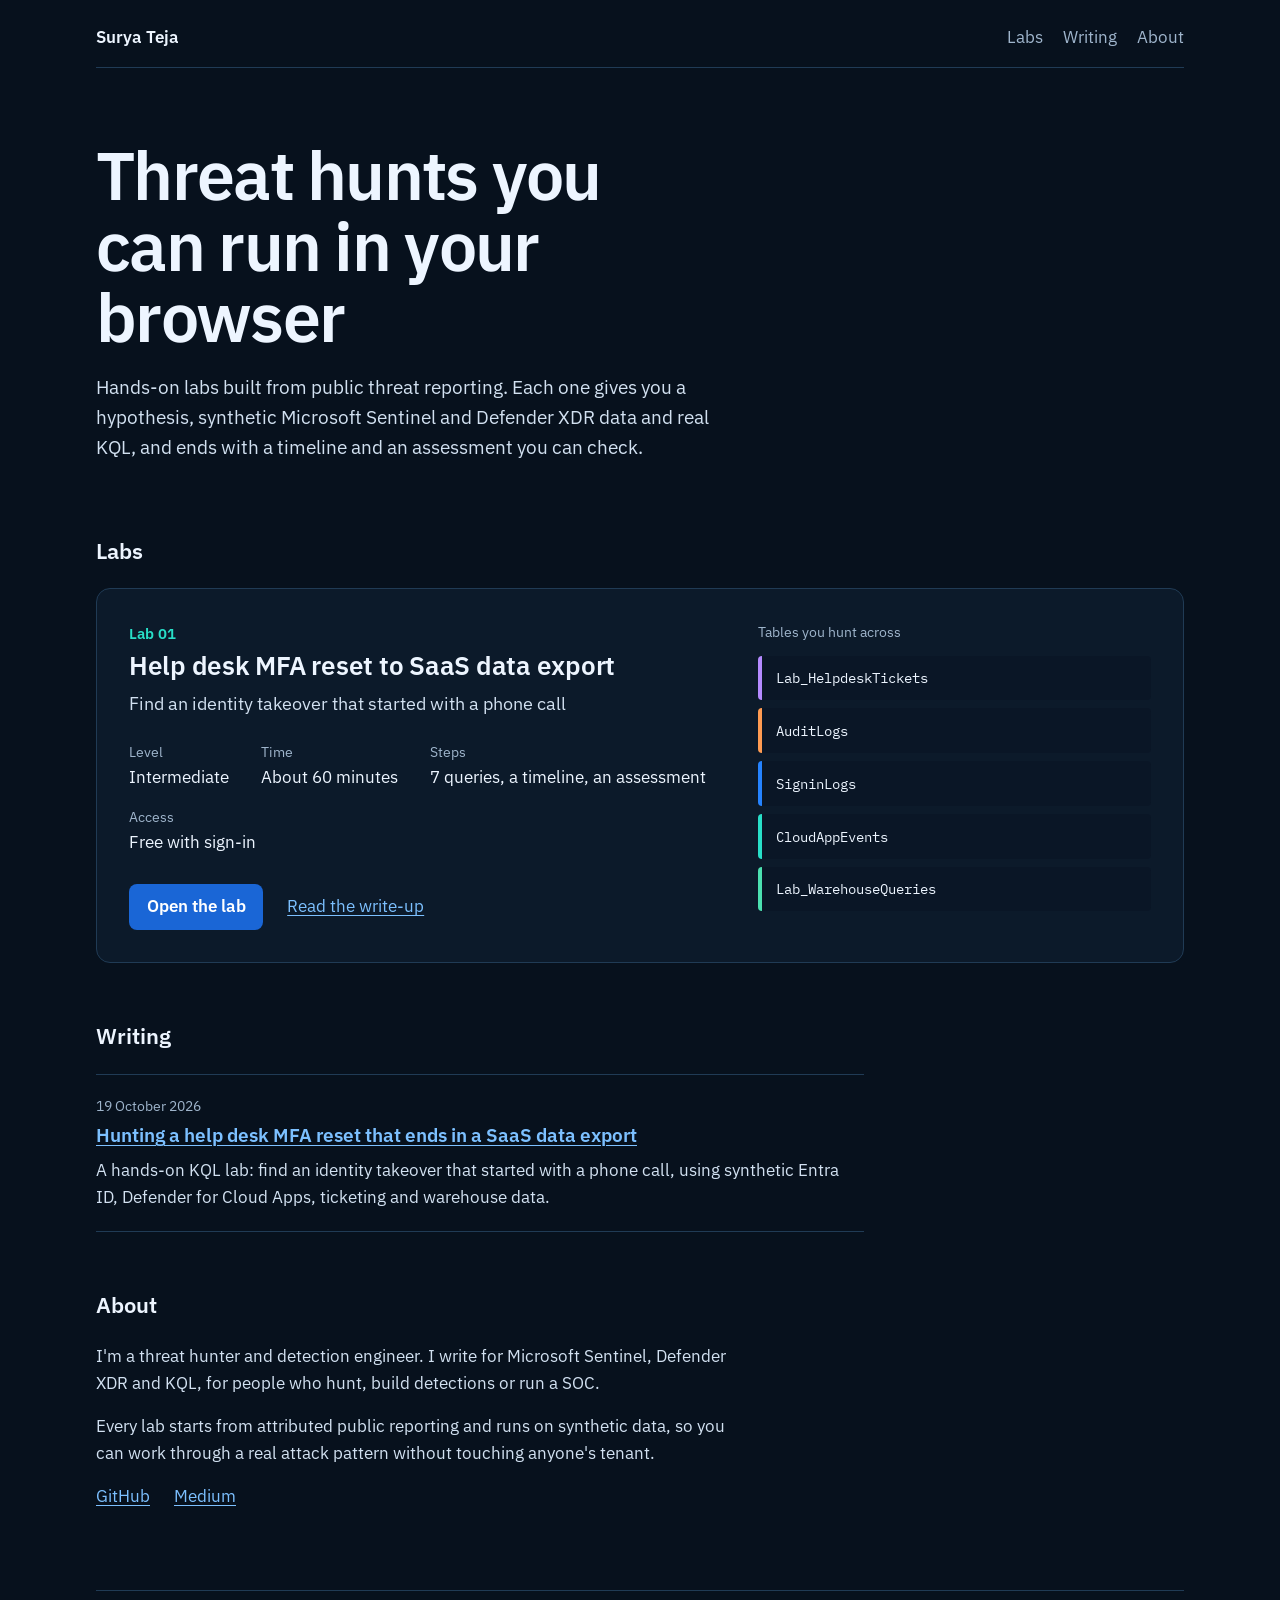
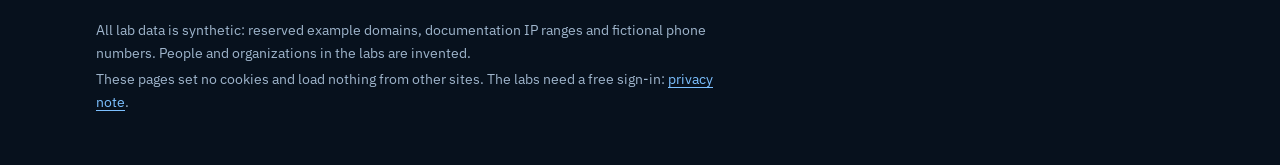
<file: index.html>
<!doctype html>
<html lang="en">
<head>
<meta charset="utf-8">
<meta http-equiv="Content-Security-Policy" content="default-src 'none'; style-src 'self'; font-src 'self'; img-src 'self' data:; base-uri 'none'; form-action 'none'">
<meta name="viewport" content="width=device-width, initial-scale=1">
<meta name="color-scheme" content="dark">
<title>Surya Teja: threat-hunting labs</title>
<meta name="description" content="Hands-on labs built from public threat reporting. Each one gives you a hypothesis, synthetic Microsoft Sentinel and Defender XDR data and real KQL, and ends with a timeline and an assessment you can check.">
<link rel="canonical" href="https://suryatejakaniki.github.io/">
<meta property="og:type" content="website">
<meta property="og:title" content="Surya Teja: threat-hunting labs">
<meta property="og:description" content="Hands-on labs built from public threat reporting. Each one gives you a hypothesis, synthetic Microsoft Sentinel and Defender XDR data and real KQL, and ends with a timeline and an assessment you can check.">
<meta property="og:url" content="https://suryatejakaniki.github.io/">
<link rel="icon" href="data:image/svg+xml,%3Csvg xmlns='http://www.w3.org/2000/svg' viewBox='0 0 32 32'%3E%3Crect width='32' height='32' rx='8' fill='%2307111d'/%3E%3Ccircle cx='14' cy='14' r='7' fill='none' stroke='%232583ff' stroke-width='3'/%3E%3Cpath d='M19.5 19.5l6 6' stroke='%2328dfc8' stroke-width='3' stroke-linecap='round'/%3E%3C/svg%3E">
<link rel="preload" href="/assets/fonts/ibm-plex-sans-latin-400-normal.woff2" as="font" type="font/woff2" crossorigin>
<link rel="stylesheet" href="/assets/site.css">
</head>
<body>
<a class="skip" href="#main">Skip to content</a>
<header class="site-head">
  <a class="wordmark" href="/">Surya Teja</a>
  <nav aria-label="Site">
    <a href="/#labs">Labs</a>
    <a href="/#writing">Writing</a>
    <a href="/#about">About</a>
  </nav>
</header>
<main id="main" class="home">
  <section class="intro">
    <h1>Threat hunts you can run in your browser</h1>
    <p class="lede">Hands-on labs built from public threat reporting. Each one gives you a hypothesis, synthetic Microsoft Sentinel and Defender XDR data and real KQL, and ends with a timeline and an assessment you can check.</p>
  </section>
  <section id="labs" aria-labelledby="labs-h">
    <h2 id="labs-h">Labs</h2>
    <article class="lab" aria-labelledby="lab-01">
  <div class="lab-main">
    <p class="lab-number">Lab 01</p>
    <h3 id="lab-01"><a href="/labs/s01/">Help desk MFA reset to SaaS data export</a></h3>
    <p class="lab-sub">Find an identity takeover that started with a phone call</p>
    <dl class="lab-facts">
      <div><dt>Level</dt><dd>Intermediate</dd></div>
      <div><dt>Time</dt><dd>About 60 minutes</dd></div>
      <div><dt>Steps</dt><dd>7 queries, a timeline, an assessment</dd></div>
      <div><dt>Access</dt><dd>Free with sign-in</dd></div>
    </dl>
    <p class="lab-links"><a class="button" href="/labs/s01/">Open the lab</a><a href="/blog/helpdesk-mfa-reset-hunt/">Read the write-up</a></p>
  </div>
  <div class="lab-tables">
    <p id="rail-01">Tables you hunt across</p>
    <ul class="rail" aria-labelledby="rail-01"><li class="rail-ticket"><code>Lab_HelpdeskTickets</code></li><li class="rail-audit"><code>AuditLogs</code></li><li class="rail-signin"><code>SigninLogs</code></li><li class="rail-crm"><code>CloudAppEvents</code></li><li class="rail-warehouse"><code>Lab_WarehouseQueries</code></li></ul>
  </div>
</article>
  </section>
  <section id="writing" aria-labelledby="writing-h">
    <h2 id="writing-h">Writing</h2>
    <ul class="posts"><li>
      <time datetime="2026-10-19">19 October 2026</time>
      <a href="/blog/helpdesk-mfa-reset-hunt/">Hunting a help desk MFA reset that ends in a SaaS data export</a>
      <p>A hands-on KQL lab: find an identity takeover that started with a phone call, using synthetic Entra ID, Defender for Cloud Apps, ticketing and warehouse data.</p>
    </li></ul>
  </section>
  <section id="about" aria-labelledby="about-h">
    <h2 id="about-h">About</h2>
    <div class="about"><p>I&#39;m a threat hunter and detection engineer. I write for Microsoft Sentinel, Defender XDR and KQL, for people who hunt, build detections or run a SOC.</p>
<p>Every lab starts from attributed public reporting and runs on synthetic data, so you can work through a real attack pattern without touching anyone&#39;s tenant.</p></div>
    <ul class="links"><li><a href="https://github.com/suryatejakaniki">GitHub</a></li><li><a href="https://medium.com/@suryatejakaniki">Medium</a></li></ul>
  </section>
</main>
<footer class="site-foot">
  <p>All lab data is synthetic: reserved example domains, documentation IP ranges and fictional phone numbers. People and organizations in the labs are invented.</p>
  <p>These pages set no cookies and load nothing from other sites. The labs need a free sign-in: <a href="/privacy/">privacy note</a>.</p>
</footer>
</body>
</html>
</file>
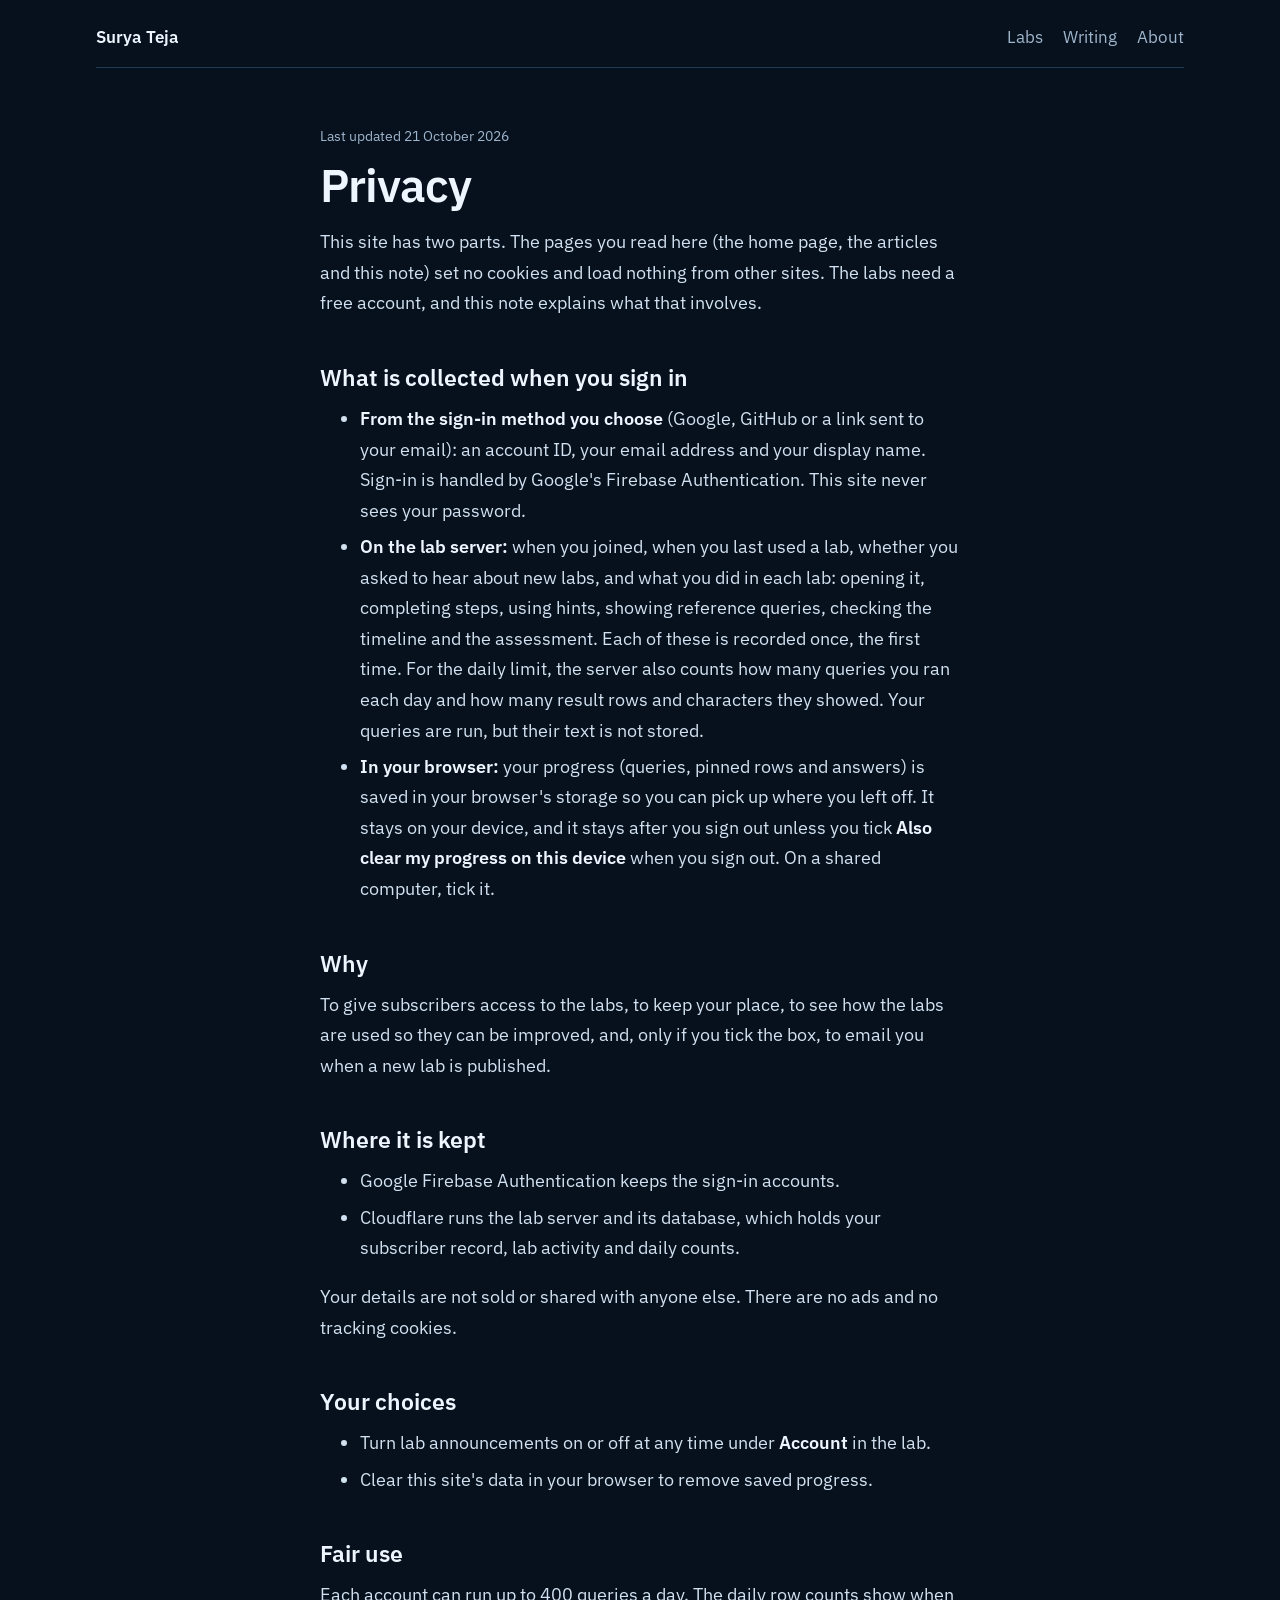
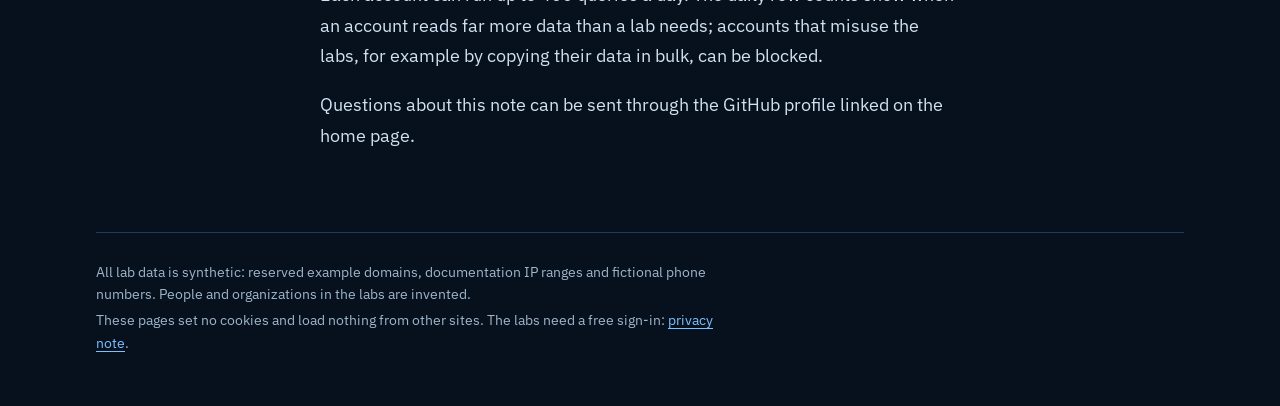
<file: privacy/index.html>
<!doctype html>
<html lang="en">
<head>
<meta charset="utf-8">
<meta http-equiv="Content-Security-Policy" content="default-src 'none'; style-src 'self'; font-src 'self'; img-src 'self' data:; base-uri 'none'; form-action 'none'">
<meta name="viewport" content="width=device-width, initial-scale=1">
<meta name="color-scheme" content="dark">
<title>Privacy: Surya Teja</title>
<meta name="description" content="What the labs collect when you sign in, why and where it is kept.">
<link rel="canonical" href="https://suryatejakaniki.github.io/privacy/">
<meta property="og:type" content="website">
<meta property="og:title" content="Privacy: Surya Teja">
<meta property="og:description" content="What the labs collect when you sign in, why and where it is kept.">
<meta property="og:url" content="https://suryatejakaniki.github.io/privacy/">
<link rel="icon" href="data:image/svg+xml,%3Csvg xmlns='http://www.w3.org/2000/svg' viewBox='0 0 32 32'%3E%3Crect width='32' height='32' rx='8' fill='%2307111d'/%3E%3Ccircle cx='14' cy='14' r='7' fill='none' stroke='%232583ff' stroke-width='3'/%3E%3Cpath d='M19.5 19.5l6 6' stroke='%2328dfc8' stroke-width='3' stroke-linecap='round'/%3E%3C/svg%3E">
<link rel="preload" href="/assets/fonts/ibm-plex-sans-latin-400-normal.woff2" as="font" type="font/woff2" crossorigin>
<link rel="stylesheet" href="/assets/site.css">
</head>
<body>
<a class="skip" href="#main">Skip to content</a>
<header class="site-head">
  <a class="wordmark" href="/">Surya Teja</a>
  <nav aria-label="Site">
    <a href="/#labs">Labs</a>
    <a href="/#writing">Writing</a>
    <a href="/#about">About</a>
  </nav>
</header>
<main id="main" class="post">
  <article>
    <header class="post-head">
      <p class="post-meta"><span>Last updated <time datetime="2026-10-21">21 October 2026</time></span></p>
      <h1>Privacy</h1>
    </header>
    <div class="prose">
<p>This site has two parts. The pages you read here (the home page, the articles and this note) set no cookies and load nothing from other sites. The labs need a free account, and this note explains what that involves.</p>
<h2>What is collected when you sign in</h2>
<ul>
<li><strong>From the sign-in method you choose</strong> (Google, GitHub or a link sent to your email): an account ID, your email address and your display name. Sign-in is handled by Google&#39;s Firebase Authentication. This site never sees your password.</li>
<li><strong>On the lab server:</strong> when you joined, when you last used a lab, whether you asked to hear about new labs, and what you did in each lab: opening it, completing steps, using hints, showing reference queries, checking the timeline and the assessment. Each of these is recorded once, the first time. For the daily limit, the server also counts how many queries you ran each day and how many result rows and characters they showed. Your queries are run, but their text is not stored.</li>
<li><strong>In your browser:</strong> your progress (queries, pinned rows and answers) is saved in your browser&#39;s storage so you can pick up where you left off. It stays on your device, and it stays after you sign out unless you tick <strong>Also clear my progress on this device</strong> when you sign out. On a shared computer, tick it.</li>
</ul>
<h2>Why</h2>
<p>To give subscribers access to the labs, to keep your place, to see how the labs are used so they can be improved, and, only if you tick the box, to email you when a new lab is published.</p>
<h2>Where it is kept</h2>
<ul>
<li>Google Firebase Authentication keeps the sign-in accounts.</li>
<li>Cloudflare runs the lab server and its database, which holds your subscriber record, lab activity and daily counts.</li>
</ul>
<p>Your details are not sold or shared with anyone else. There are no ads and no tracking cookies.</p>
<h2>Your choices</h2>
<ul>
<li>Turn lab announcements on or off at any time under <strong>Account</strong> in the lab.</li>
<li>Clear this site&#39;s data in your browser to remove saved progress.</li>
</ul>
<h2>Fair use</h2>
<p>Each account can run up to 400 queries a day. The daily row counts show when an account reads far more data than a lab needs; accounts that misuse the labs, for example by copying their data in bulk, can be blocked.</p>
<p>Questions about this note can be sent through the GitHub profile linked on the home page.</p>

    </div>
  </article>
</main>
<footer class="site-foot">
  <p>All lab data is synthetic: reserved example domains, documentation IP ranges and fictional phone numbers. People and organizations in the labs are invented.</p>
  <p>These pages set no cookies and load nothing from other sites. The labs need a free sign-in: <a href="/privacy/">privacy note</a>.</p>
</footer>
</body>
</html>
</file>
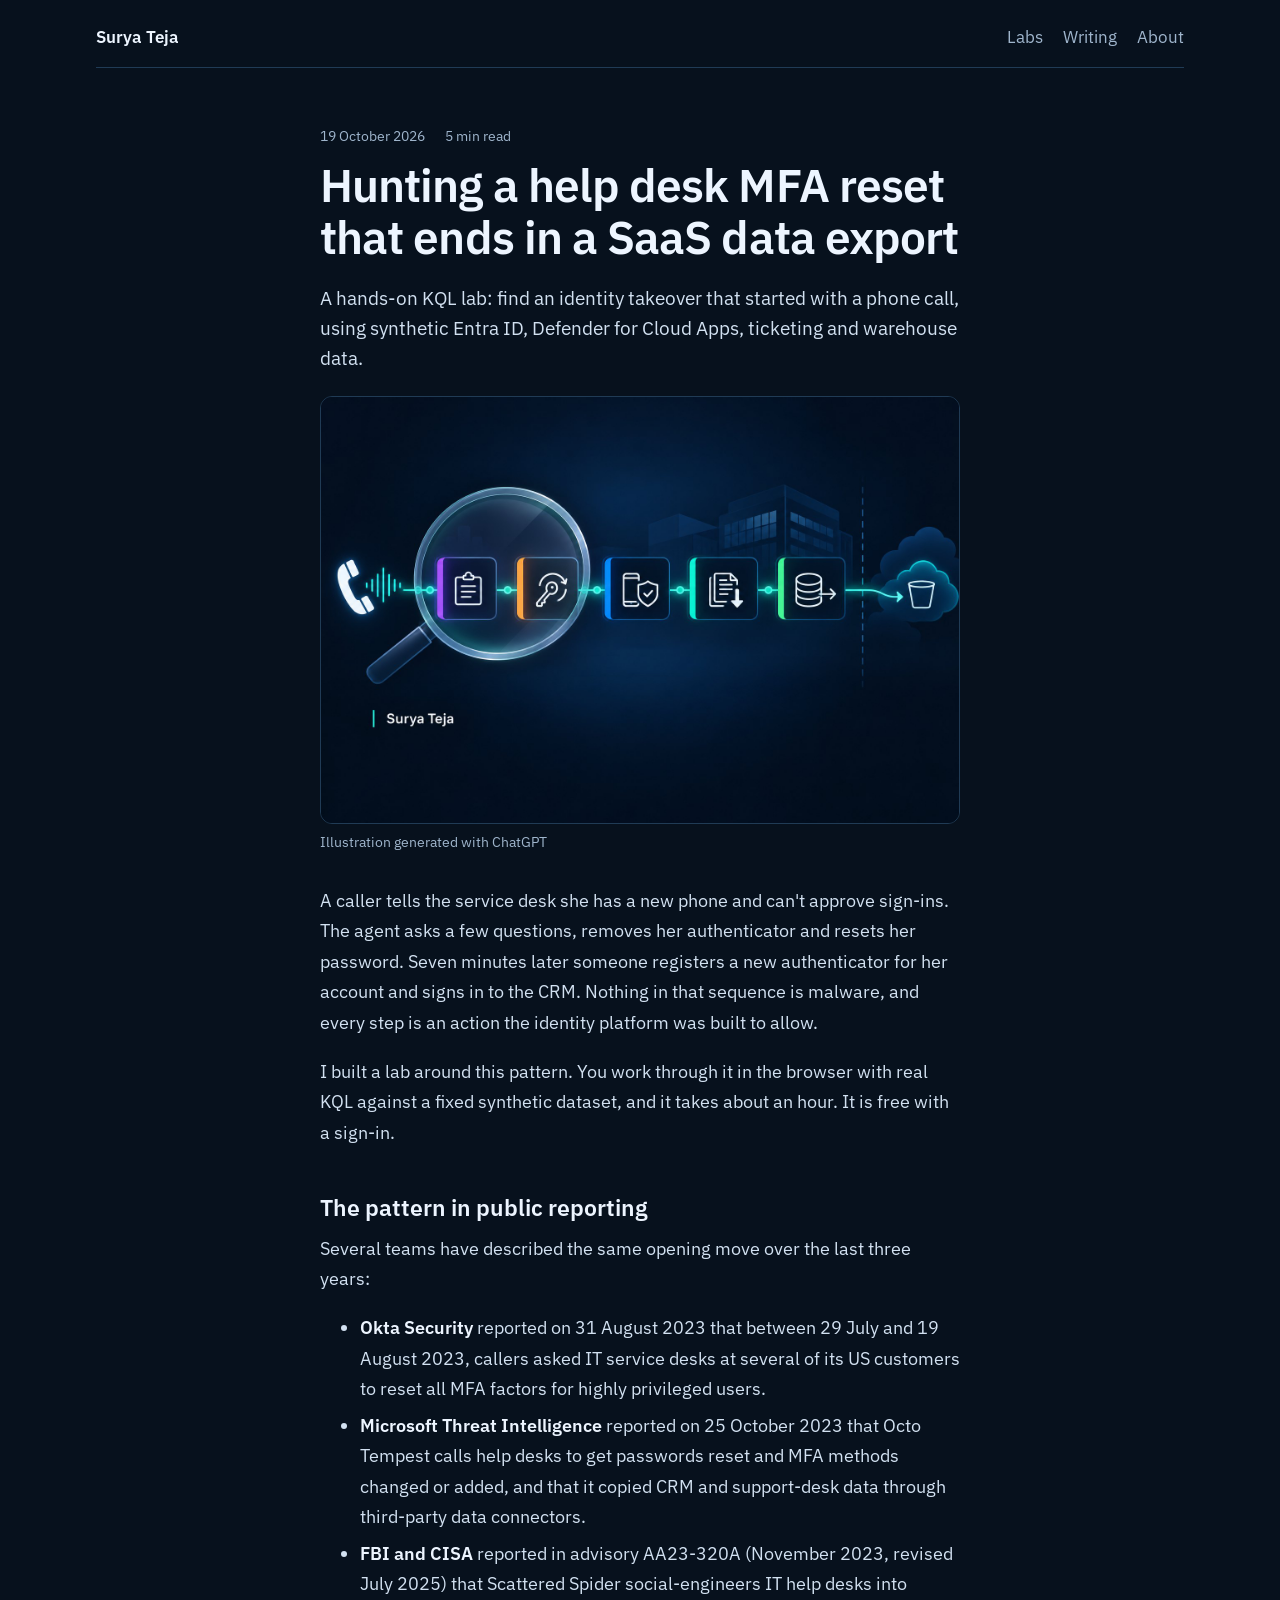
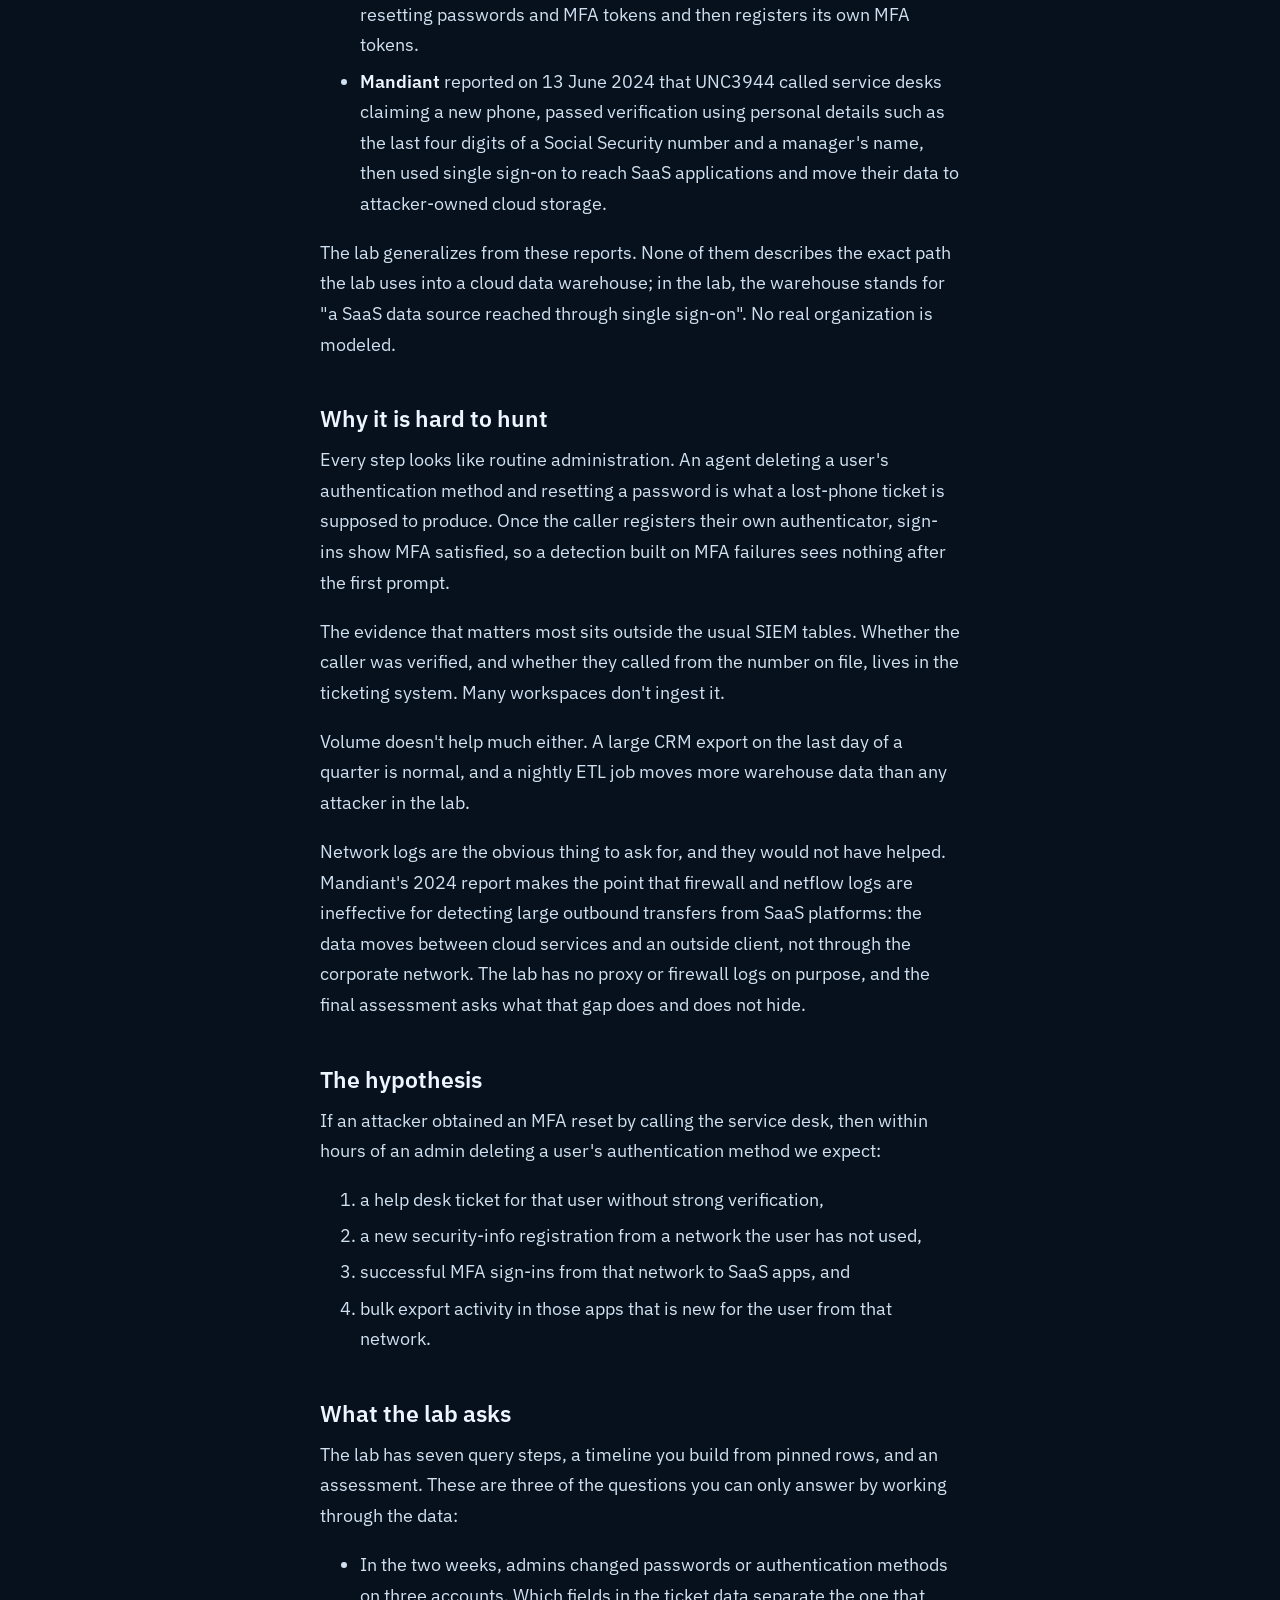
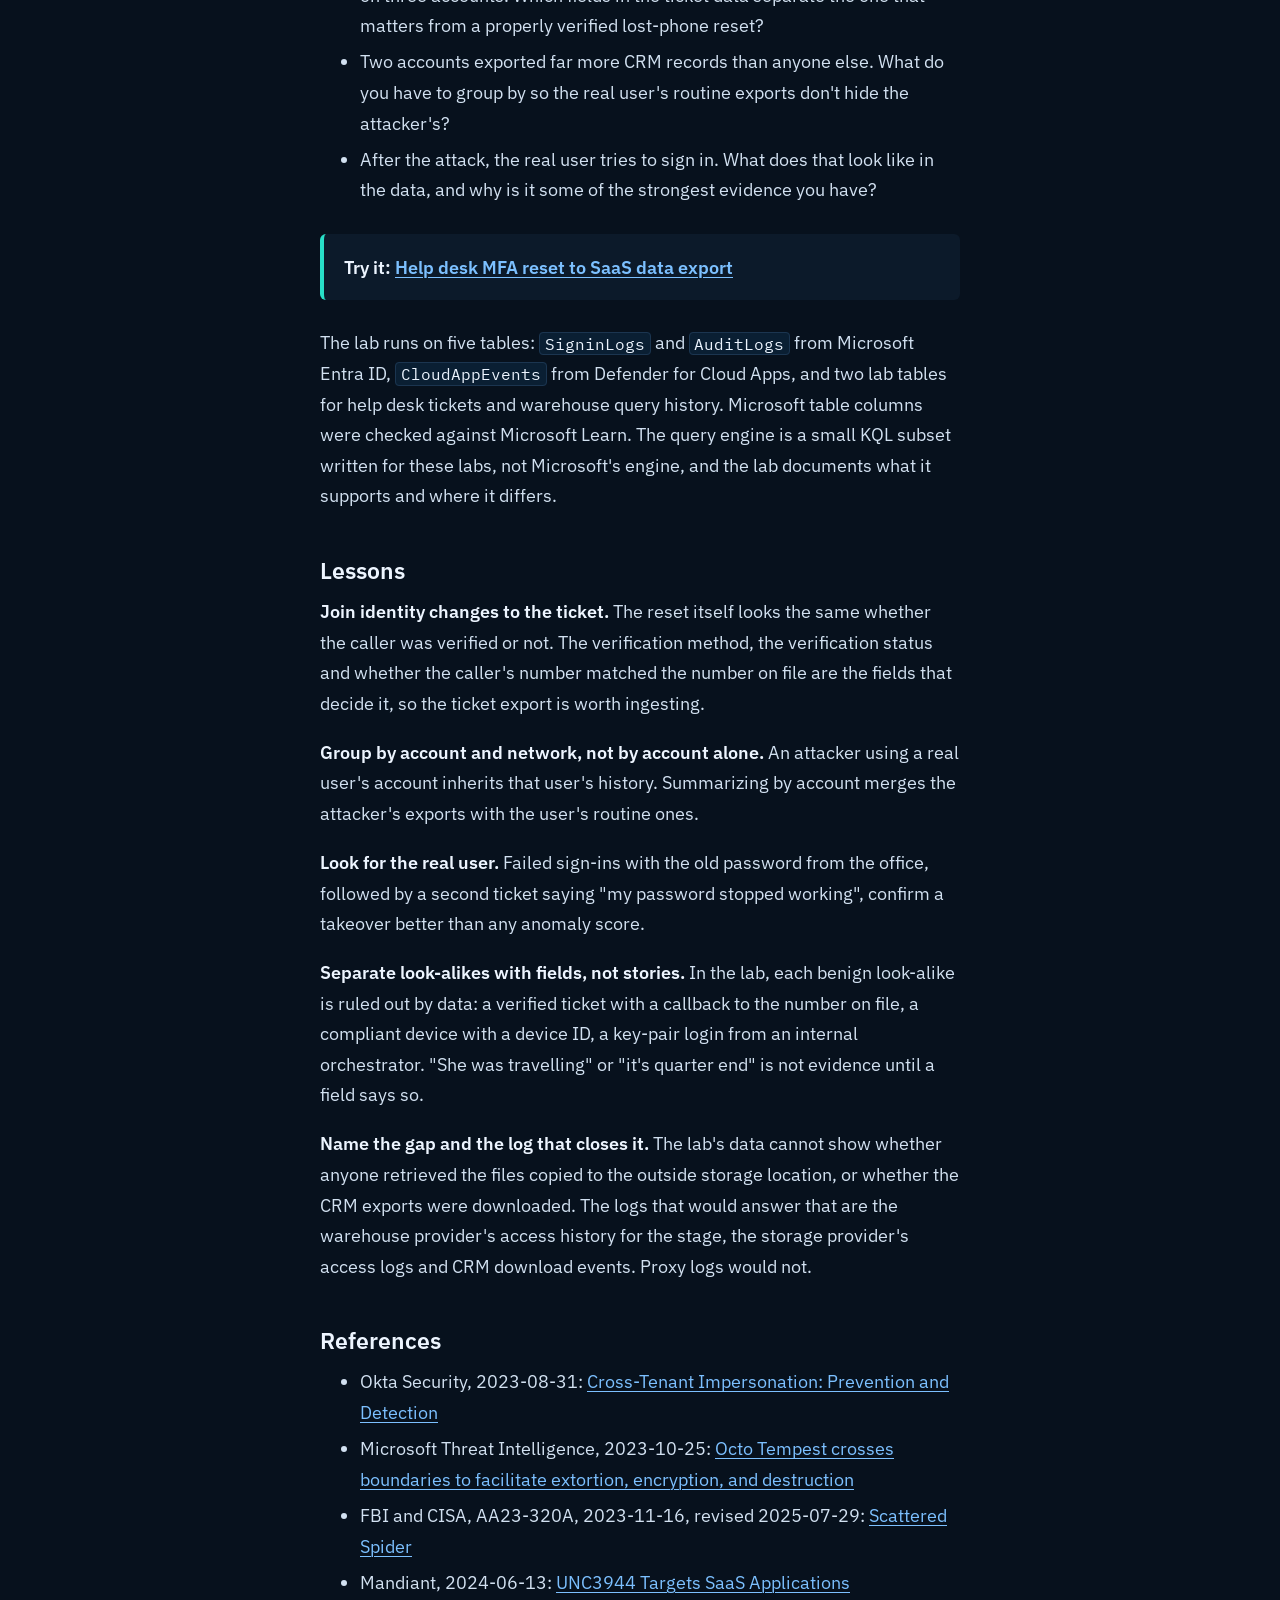
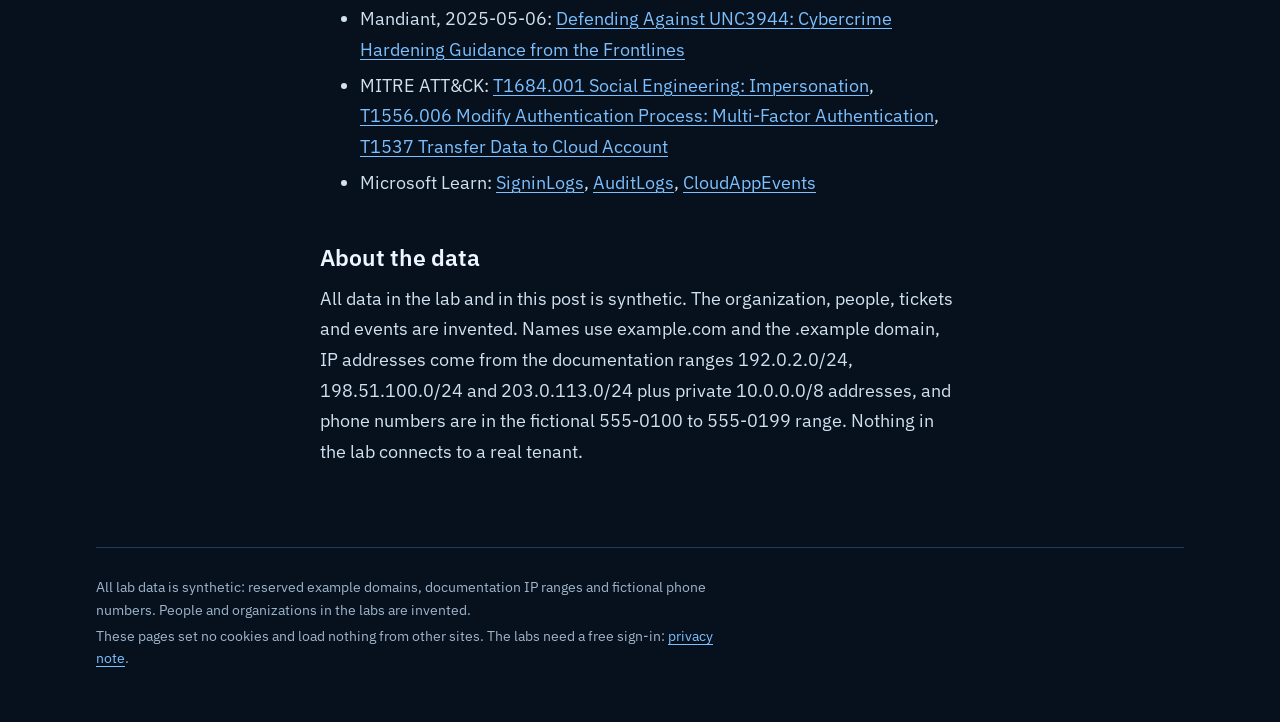
<file: blog/helpdesk-mfa-reset-hunt/index.html>
<!doctype html>
<html lang="en">
<head>
<meta charset="utf-8">
<meta http-equiv="Content-Security-Policy" content="default-src 'none'; style-src 'self'; font-src 'self'; img-src 'self' data:; base-uri 'none'; form-action 'none'">
<meta name="viewport" content="width=device-width, initial-scale=1">
<meta name="color-scheme" content="dark">
<title>Hunting a help desk MFA reset that ends in a SaaS data export</title>
<meta name="description" content="A hands-on KQL lab: find an identity takeover that started with a phone call, using synthetic Entra ID, Defender for Cloud Apps, ticketing and warehouse data.">
<link rel="canonical" href="https://suryatejakaniki.github.io/blog/helpdesk-mfa-reset-hunt/">
<meta property="og:type" content="article">
<meta property="og:title" content="Hunting a help desk MFA reset that ends in a SaaS data export">
<meta property="og:description" content="A hands-on KQL lab: find an identity takeover that started with a phone call, using synthetic Entra ID, Defender for Cloud Apps, ticketing and warehouse data.">
<meta property="og:url" content="https://suryatejakaniki.github.io/blog/helpdesk-mfa-reset-hunt/">
<meta property="og:image" content="https://suryatejakaniki.github.io/blog/helpdesk-mfa-reset-hunt/og.jpg">
<meta property="og:image:width" content="1200">
<meta property="og:image:height" content="628">
<meta property="og:image:alt" content="Illustration of an attack timeline: a help desk phone call, a ticket, a reset key, a new authenticator, report exports and a database copy ending in cloud storage outside the organization, with a magnifying glass over the first two steps">
<meta name="twitter:card" content="summary_large_image">
<meta name="twitter:image" content="https://suryatejakaniki.github.io/blog/helpdesk-mfa-reset-hunt/og.jpg">
<link rel="icon" href="data:image/svg+xml,%3Csvg xmlns='http://www.w3.org/2000/svg' viewBox='0 0 32 32'%3E%3Crect width='32' height='32' rx='8' fill='%2307111d'/%3E%3Ccircle cx='14' cy='14' r='7' fill='none' stroke='%232583ff' stroke-width='3'/%3E%3Cpath d='M19.5 19.5l6 6' stroke='%2328dfc8' stroke-width='3' stroke-linecap='round'/%3E%3C/svg%3E">
<link rel="preload" href="/assets/fonts/ibm-plex-sans-latin-400-normal.woff2" as="font" type="font/woff2" crossorigin>
<link rel="stylesheet" href="/assets/site.css">
</head>
<body>
<a class="skip" href="#main">Skip to content</a>
<header class="site-head">
  <a class="wordmark" href="/">Surya Teja</a>
  <nav aria-label="Site">
    <a href="/#labs">Labs</a>
    <a href="/#writing">Writing</a>
    <a href="/#about">About</a>
  </nav>
</header>
<main id="main" class="post">
  <article>
    <header class="post-head">
      <p class="post-meta"><time datetime="2026-10-19">19 October 2026</time><span>5 min read</span></p>
      <h1>Hunting a help desk MFA reset that ends in a SaaS data export</h1>
      <p class="lede">A hands-on KQL lab: find an identity takeover that started with a phone call, using synthetic Entra ID, Defender for Cloud Apps, ticketing and warehouse data.</p>
    </header>
    <figure class="post-cover">
      <img src="cover.jpg" width="1536" height="1024" alt="Illustration of an attack timeline: a help desk phone call, a ticket, a reset key, a new authenticator, report exports and a database copy ending in cloud storage outside the organization, with a magnifying glass over the first two steps">
      <figcaption>Illustration generated with ChatGPT</figcaption>
    </figure>
    <div class="prose">
<p>A caller tells the service desk she has a new phone and can&#39;t approve sign-ins. The agent asks a few questions, removes her authenticator and resets her password. Seven minutes later someone registers a new authenticator for her account and signs in to the CRM. Nothing in that sequence is malware, and every step is an action the identity platform was built to allow.</p>
<p>I built a lab around this pattern. You work through it in the browser with real KQL against a fixed synthetic dataset, and it takes about an hour. It is free with a sign-in.</p>
<h2>The pattern in public reporting</h2>
<p>Several teams have described the same opening move over the last three years:</p>
<ul>
<li><strong>Okta Security</strong> reported on 31 August 2023 that between 29 July and 19 August 2023, callers asked IT service desks at several of its US customers to reset all MFA factors for highly privileged users.</li>
<li><strong>Microsoft Threat Intelligence</strong> reported on 25 October 2023 that Octo Tempest calls help desks to get passwords reset and MFA methods changed or added, and that it copied CRM and support-desk data through third-party data connectors.</li>
<li><strong>FBI and CISA</strong> reported in advisory AA23-320A (November 2023, revised July 2025) that Scattered Spider social-engineers IT help desks into resetting passwords and MFA tokens and then registers its own MFA tokens.</li>
<li><strong>Mandiant</strong> reported on 13 June 2024 that UNC3944 called service desks claiming a new phone, passed verification using personal details such as the last four digits of a Social Security number and a manager&#39;s name, then used single sign-on to reach SaaS applications and move their data to attacker-owned cloud storage.</li>
</ul>
<p>The lab generalizes from these reports. None of them describes the exact path the lab uses into a cloud data warehouse; in the lab, the warehouse stands for &quot;a SaaS data source reached through single sign-on&quot;. No real organization is modeled.</p>
<h2>Why it is hard to hunt</h2>
<p>Every step looks like routine administration. An agent deleting a user&#39;s authentication method and resetting a password is what a lost-phone ticket is supposed to produce. Once the caller registers their own authenticator, sign-ins show MFA satisfied, so a detection built on MFA failures sees nothing after the first prompt.</p>
<p>The evidence that matters most sits outside the usual SIEM tables. Whether the caller was verified, and whether they called from the number on file, lives in the ticketing system. Many workspaces don&#39;t ingest it.</p>
<p>Volume doesn&#39;t help much either. A large CRM export on the last day of a quarter is normal, and a nightly ETL job moves more warehouse data than any attacker in the lab.</p>
<p>Network logs are the obvious thing to ask for, and they would not have helped. Mandiant&#39;s 2024 report makes the point that firewall and netflow logs are ineffective for detecting large outbound transfers from SaaS platforms: the data moves between cloud services and an outside client, not through the corporate network. The lab has no proxy or firewall logs on purpose, and the final assessment asks what that gap does and does not hide.</p>
<h2>The hypothesis</h2>
<p>If an attacker obtained an MFA reset by calling the service desk, then within hours of an admin deleting a user&#39;s authentication method we expect:</p>
<ol>
<li>a help desk ticket for that user without strong verification,</li>
<li>a new security-info registration from a network the user has not used,</li>
<li>successful MFA sign-ins from that network to SaaS apps, and</li>
<li>bulk export activity in those apps that is new for the user from that network.</li>
</ol>
<h2>What the lab asks</h2>
<p>The lab has seven query steps, a timeline you build from pinned rows, and an assessment. These are three of the questions you can only answer by working through the data:</p>
<ul>
<li>In the two weeks, admins changed passwords or authentication methods on three accounts. Which fields in the ticket data separate the one that matters from a properly verified lost-phone reset?</li>
<li>Two accounts exported far more CRM records than anyone else. What do you have to group by so the real user&#39;s routine exports don&#39;t hide the attacker&#39;s?</li>
<li>After the attack, the real user tries to sign in. What does that look like in the data, and why is it some of the strongest evidence you have?</li>
</ul>
<p class="try-it"><strong>Try it:</strong> <a href="https://suryatejakaniki.github.io/labs/s01/">Help desk MFA reset to SaaS data export</a></p>
<p>The lab runs on five tables: <code>SigninLogs</code> and <code>AuditLogs</code> from Microsoft Entra ID, <code>CloudAppEvents</code> from Defender for Cloud Apps, and two lab tables for help desk tickets and warehouse query history. Microsoft table columns were checked against Microsoft Learn. The query engine is a small KQL subset written for these labs, not Microsoft&#39;s engine, and the lab documents what it supports and where it differs.</p>
<h2>Lessons</h2>
<p><strong>Join identity changes to the ticket.</strong> The reset itself looks the same whether the caller was verified or not. The verification method, the verification status and whether the caller&#39;s number matched the number on file are the fields that decide it, so the ticket export is worth ingesting.</p>
<p><strong>Group by account and network, not by account alone.</strong> An attacker using a real user&#39;s account inherits that user&#39;s history. Summarizing by account merges the attacker&#39;s exports with the user&#39;s routine ones.</p>
<p><strong>Look for the real user.</strong> Failed sign-ins with the old password from the office, followed by a second ticket saying &quot;my password stopped working&quot;, confirm a takeover better than any anomaly score.</p>
<p><strong>Separate look-alikes with fields, not stories.</strong> In the lab, each benign look-alike is ruled out by data: a verified ticket with a callback to the number on file, a compliant device with a device ID, a key-pair login from an internal orchestrator. &quot;She was travelling&quot; or &quot;it&#39;s quarter end&quot; is not evidence until a field says so.</p>
<p><strong>Name the gap and the log that closes it.</strong> The lab&#39;s data cannot show whether anyone retrieved the files copied to the outside storage location, or whether the CRM exports were downloaded. The logs that would answer that are the warehouse provider&#39;s access history for the stage, the storage provider&#39;s access logs and CRM download events. Proxy logs would not.</p>
<h2>References</h2>
<ul>
<li>Okta Security, 2023-08-31: <a href="https://sec.okta.com/articles/2023/08/cross-tenant-impersonation-prevention-and-detection">Cross-Tenant Impersonation: Prevention and Detection</a></li>
<li>Microsoft Threat Intelligence, 2023-10-25: <a href="https://www.microsoft.com/en-us/security/blog/2023/10/25/octo-tempest-crosses-boundaries-to-facilitate-extortion-encryption-and-destruction/">Octo Tempest crosses boundaries to facilitate extortion, encryption, and destruction</a></li>
<li>FBI and CISA, AA23-320A, 2023-11-16, revised 2025-07-29: <a href="https://www.cisa.gov/news-events/cybersecurity-advisories/aa23-320a">Scattered Spider</a></li>
<li>Mandiant, 2024-06-13: <a href="https://cloud.google.com/blog/topics/threat-intelligence/unc3944-targets-saas-applications/">UNC3944 Targets SaaS Applications</a></li>
<li>Mandiant, 2025-05-06: <a href="https://cloud.google.com/blog/topics/threat-intelligence/unc3944-proactive-hardening-recommendations">Defending Against UNC3944: Cybercrime Hardening Guidance from the Frontlines</a></li>
<li>MITRE ATT&amp;CK: <a href="https://attack.mitre.org/techniques/T1684/001/">T1684.001 Social Engineering: Impersonation</a>, <a href="https://attack.mitre.org/techniques/T1556/006/">T1556.006 Modify Authentication Process: Multi-Factor Authentication</a>, <a href="https://attack.mitre.org/techniques/T1537/">T1537 Transfer Data to Cloud Account</a></li>
<li>Microsoft Learn: <a href="https://learn.microsoft.com/en-us/azure/azure-monitor/reference/tables/signinlogs">SigninLogs</a>, <a href="https://learn.microsoft.com/en-us/azure/azure-monitor/reference/tables/auditlogs">AuditLogs</a>, <a href="https://learn.microsoft.com/defender-xdr/advanced-hunting-cloudappevents-table">CloudAppEvents</a></li>
</ul>
<h2>About the data</h2>
<p>All data in the lab and in this post is synthetic. The organization, people, tickets and events are invented. Names use example.com and the .example domain, IP addresses come from the documentation ranges 192.0.2.0/24, 198.51.100.0/24 and 203.0.113.0/24 plus private 10.0.0.0/8 addresses, and phone numbers are in the fictional 555-0100 to 555-0199 range. Nothing in the lab connects to a real tenant.</p>

    </div>
  </article>
</main>
<footer class="site-foot">
  <p>All lab data is synthetic: reserved example domains, documentation IP ranges and fictional phone numbers. People and organizations in the labs are invented.</p>
  <p>These pages set no cookies and load nothing from other sites. The labs need a free sign-in: <a href="/privacy/">privacy note</a>.</p>
</footer>
</body>
</html>
</file>
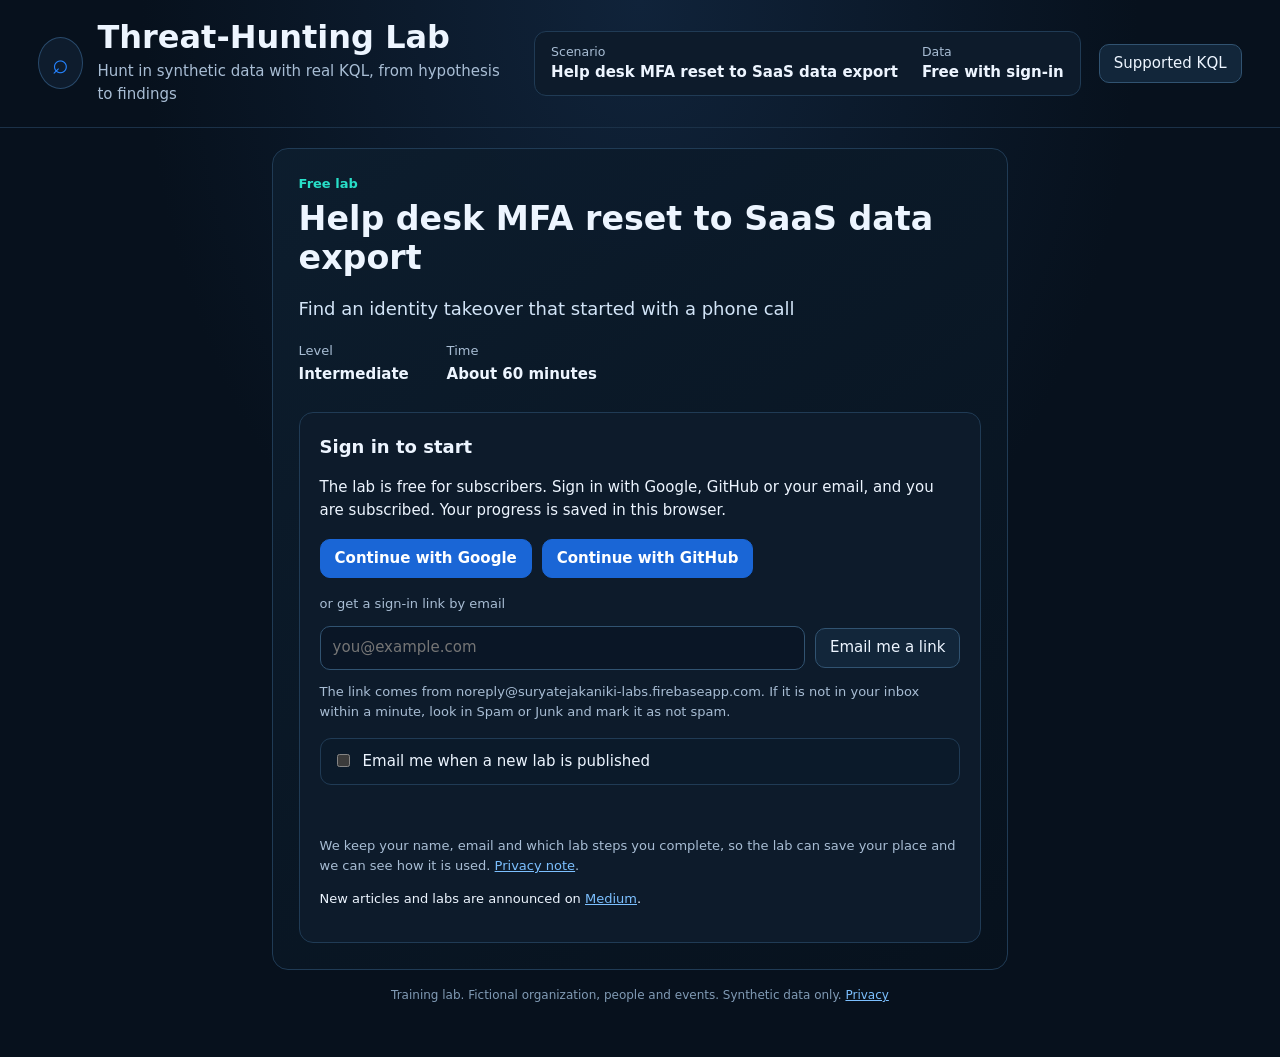
<file: labs/s01/index.html>
<!doctype html>
<html lang="en">
<head>
<meta charset="utf-8">
<meta http-equiv="Content-Security-Policy" content="default-src 'self'; script-src 'self' https://apis.google.com; style-src 'self' 'unsafe-inline'; img-src 'self' data:; font-src 'self'; connect-src 'self' https://hunt-lab-api.suryatejakaniki.workers.dev https://identitytoolkit.googleapis.com https://securetoken.googleapis.com https://www.googleapis.com; frame-src https://suryatejakaniki-labs.firebaseapp.com https://accounts.google.com; object-src 'none'; base-uri 'none'; form-action 'none'">
<meta name="viewport" content="width=device-width, initial-scale=1">
<meta name="color-scheme" content="dark">
<meta name="description" content="Interactive threat-hunting lab: hunt in synthetic data with a KQL subset, from hypothesis to findings.">
<title>Help desk MFA reset lab</title>
<link rel="icon" href="data:image/svg+xml,%3Csvg xmlns='http://www.w3.org/2000/svg' viewBox='0 0 32 32'%3E%3Crect width='32' height='32' rx='8' fill='%2307111d'/%3E%3Ccircle cx='14' cy='14' r='7' fill='none' stroke='%232583ff' stroke-width='3'/%3E%3Cpath d='M19.5 19.5l6 6' stroke='%2328dfc8' stroke-width='3' stroke-linecap='round'/%3E%3C/svg%3E">
  <script type="module" crossorigin src="./assets/index-BWWke_Hz.js"></script>
  <link rel="stylesheet" crossorigin href="./assets/index-7Fxh4hMC.css">
</head>
<body class="gated">
<a class="skip" href="#content">Skip to the lab</a>
<header class="top">
  <div class="brand">
    <div class="mark" aria-hidden="true">⌕</div>
    <div>
      <h1>Threat-Hunting Lab</h1>
      <p>Hunt in synthetic data with real KQL, from hypothesis to findings</p>
    </div>
  </div>
  <div class="scenario">
    <div><small>Scenario</small><strong id="scenario-title"></strong></div>
    <div><small>Data</small><strong id="scenario-data"></strong></div>
  </div>
  <div class="top-actions">
    <button type="button" id="open-subset">Supported KQL</button>
    <button type="button" id="reset" title="Clear your progress in this browser">Reset lab</button>
    <button type="button" id="admin" hidden>Admin</button>
    <button type="button" id="account" hidden>Account</button>
  </div>
</header>
<main>
  <div class="layout">
    <nav class="nav" id="nav" aria-label="Lab stages"></nav>
    <section class="content" id="content" aria-live="polite"></section>
    <aside class="aside" id="aside" aria-label="Lab progress"></aside>
  </div>
  <p class="footer">Training lab. Fictional organization, people and events. Synthetic data only. <a href="../../privacy/">Privacy</a></p>
</main>
<dialog id="subset-dialog" aria-labelledby="subset-title">
  <div class="dialog-head">
    <h2 id="subset-title">Supported KQL</h2>
    <button type="button" id="subset-close">Close</button>
  </div>
  <div id="subset-body" class="prose dialog-body"></div>
</dialog>
<dialog id="account-dialog" aria-labelledby="account-title">
  <div class="dialog-head">
    <h2 id="account-title">Your account</h2>
    <button type="button" id="account-close">Close</button>
  </div>
  <div id="account-body" class="dialog-body"></div>
</dialog>
<dialog id="admin-dialog" class="wide" aria-labelledby="admin-title">
  <div class="dialog-head">
    <h2 id="admin-title">Subscribers</h2>
    <button type="button" id="admin-close">Close</button>
  </div>
  <div id="admin-body" class="dialog-body"></div>
</dialog>
<noscript><p class="noscript">This lab needs JavaScript for sign-in and queries.</p></noscript>
</body>
</html>
</file>
<file: assets/site.css>
/* Site pages: landing and articles. Same palette as the labs; IBM Plex Sans and Mono,
   self-hosted. The one loud element is the table rail on each lab entry, coloured the
   way the lab colours its timeline. */
@font-face {
  font-family: 'IBM Plex Sans';
  font-style: normal;
  font-weight: 400;
  font-display: swap;
  src: url('fonts/ibm-plex-sans-latin-400-normal.woff2') format('woff2');
}
@font-face {
  font-family: 'IBM Plex Sans';
  font-style: normal;
  font-weight: 600;
  font-display: swap;
  src: url('fonts/ibm-plex-sans-latin-600-normal.woff2') format('woff2');
}
@font-face {
  font-family: 'IBM Plex Mono';
  font-style: normal;
  font-weight: 400;
  font-display: swap;
  src: url('fonts/ibm-plex-mono-latin-400-normal.woff2') format('woff2');
}

:root {
  --bg: #07111d;
  --panel: #0c1a2a;
  --line: #203b55;
  --text: #edf5ff;
  --body: #d2e1f1;
  --muted: #9fb5cc;
  --link: #7cc0ff;
  --blue: #2583ff;
  /* filled buttons with white text: 5.36:1 contrast (WCAG AA needs 4.5:1); #2583ff gave 3.64:1 */
  --blue-fill: #1a66d6;
  --teal: #28dfc8;
  --purple: #b58aff;
  --orange: #ff9b52;
  --green: #4ce0b0;
  --sans: 'IBM Plex Sans', system-ui, -apple-system, 'Segoe UI', Roboto, sans-serif;
  --mono: 'IBM Plex Mono', ui-monospace, SFMono-Regular, Consolas, 'Liberation Mono', monospace;
  --measure: 40rem;
  --page: 68rem;
}

* { box-sizing: border-box; }
html { -webkit-text-size-adjust: 100%; }
body {
  margin: 0;
  background: var(--bg);
  color: var(--body);
  font: 400 1.0625rem/1.6 var(--sans);
}
a { color: var(--link); text-underline-offset: 0.18em; text-decoration-thickness: 1px; }
a:hover { color: #a9d6ff; }
a:focus-visible { outline: 2px solid var(--teal); outline-offset: 3px; border-radius: 3px; }
code { font-family: var(--mono); font-size: 0.88em; color: var(--text); }
.skip { position: absolute; left: -999px; top: 8px; background: var(--blue-fill); color: #fff; padding: 8px 12px; border-radius: 6px; z-index: 10; }
.skip:focus { left: 8px; }

/* header and footer */
.site-head, .site-foot, main { width: min(100% - 2rem, var(--page)); margin-inline: auto; }
.site-head {
  display: flex;
  align-items: baseline;
  justify-content: space-between;
  gap: 1rem;
  padding: 1.5rem 0 1rem;
  border-bottom: 1px solid var(--line);
}
.wordmark { color: var(--text); font-weight: 600; font-size: 1.05rem; text-decoration: none; }
.site-head nav { display: flex; gap: 1.25rem; }
.site-head nav a { color: var(--muted); text-decoration: none; }
.site-head nav a:hover { color: var(--text); }
.site-foot { margin-top: 5rem; padding: 1.5rem 0 3rem; border-top: 1px solid var(--line); color: var(--muted); font-size: 0.875rem; }
.site-foot p { margin: 0.25rem 0; max-width: var(--measure); }

/* landing */
.intro { padding: 4.5rem 0 1rem; }
.intro h1 {
  margin: 0;
  max-width: 14ch;
  color: var(--text);
  font-size: clamp(2.4rem, 6vw, 4.25rem);
  font-weight: 600;
  line-height: 1.04;
  letter-spacing: -0.025em;
}
.lede { max-width: var(--measure); margin: 1.25rem 0 0; font-size: 1.2rem; line-height: 1.55; color: var(--body); }
.home h2 { margin: 3.5rem 0 1.25rem; color: var(--text); font-size: 1.35rem; font-weight: 600; }

.lab {
  display: grid;
  grid-template-columns: minmax(0, 1.5fr) minmax(0, 1fr);
  gap: 2.5rem;
  padding: 2rem;
  border: 1px solid var(--line);
  border-radius: 14px;
  background: var(--panel);
}
.lab-number { margin: 0; color: var(--teal); font-weight: 600; font-size: 0.95rem; }
.lab h3 { margin: 0.35rem 0 0; font-size: 1.6rem; line-height: 1.2; font-weight: 600; letter-spacing: -0.01em; }
.lab h3 a { color: var(--text); text-decoration: none; }
.lab h3 a:hover { text-decoration: underline; }
.lab-sub { margin: 0.5rem 0 0; font-size: 1.1rem; }
.lab-facts { display: flex; flex-wrap: wrap; gap: 1rem 2rem; margin: 1.5rem 0 0; }
.lab-facts dt { color: var(--muted); font-size: 0.85rem; }
.lab-facts dd { margin: 0; color: var(--text); }
.lab-links { display: flex; flex-wrap: wrap; align-items: center; gap: 0.75rem 1.5rem; margin: 1.75rem 0 0; }
.button {
  display: inline-block;
  padding: 0.6rem 1.1rem;
  border-radius: 8px;
  background: var(--blue-fill);
  color: #fff;
  font-weight: 600;
  text-decoration: none;
}
.button:hover { background: #1c6fe0; color: #fff; }

.lab-tables > p { margin: 0 0 0.75rem; color: var(--muted); font-size: 0.875rem; }
.rail { list-style: none; margin: 0; padding: 0; display: grid; gap: 0.5rem; }
.rail li {
  padding: 0.55rem 0.85rem;
  border-left: 4px solid var(--line);
  border-radius: 4px;
  background: #0a1626;
}
.rail code { font-size: 0.9rem; }
.rail li.rail-ticket { border-left-color: var(--purple); }
.rail li.rail-audit { border-left-color: var(--orange); }
.rail li.rail-signin { border-left-color: var(--blue); }
.rail li.rail-crm { border-left-color: var(--teal); }
.rail li.rail-warehouse { border-left-color: var(--green); }

.posts { list-style: none; margin: 0; padding: 0; }
.posts li { padding: 1.25rem 0; border-top: 1px solid var(--line); max-width: 48rem; }
.posts li:last-child { border-bottom: 1px solid var(--line); }
.posts time { display: block; color: var(--muted); font-size: 0.875rem; }
.posts a { display: inline-block; margin-top: 0.2rem; font-size: 1.2rem; font-weight: 600; }
.posts p { margin: 0.35rem 0 0; }

.about { max-width: var(--measure); }
.about p { margin: 0 0 1rem; }
.links { list-style: none; display: flex; gap: 1.5rem; margin: 0.5rem 0 0; padding: 0; }

/* article */
.post article { max-width: var(--measure); margin: 0 auto; }
.post-head { padding: 3.5rem 0 1rem; }
.post-meta { display: flex; gap: 1.25rem; margin: 0; color: var(--muted); font-size: 0.9rem; }
.post-head h1 {
  margin: 0.75rem 0 0;
  color: var(--text);
  font-size: clamp(2rem, 4.6vw, 2.9rem);
  font-weight: 600;
  line-height: 1.12;
  letter-spacing: -0.02em;
}
.post-cover { margin: 0.5rem 0 2rem; }
.post-cover img { display: block; width: 100%; height: auto; border-radius: 12px; border: 1px solid var(--line); }
.post-cover figcaption { margin-top: 0.5rem; color: var(--muted); font-size: 0.85rem; }
.prose { font-size: 1.125rem; line-height: 1.7; }
.prose h2 { margin: 2.75rem 0 0.75rem; color: var(--text); font-size: 1.45rem; font-weight: 600; line-height: 1.25; }
.prose h3 { margin: 2rem 0 0.5rem; color: var(--text); font-size: 1.15rem; }
.prose p, .prose ul, .prose ol { margin: 0 0 1.15rem; }
.prose li { margin: 0.35rem 0; }
.prose strong { color: var(--text); font-weight: 600; }
.prose pre { overflow-x: auto; padding: 1rem 1.15rem; border: 1px solid var(--line); border-radius: 10px; background: #0a1626; font-size: 0.92rem; line-height: 1.55; }
.prose pre code { font-size: inherit; }
.prose :not(pre) > code { padding: 0.05em 0.3em; border: 1px solid #1b3550; border-radius: 4px; background: #0a1f33; }
.prose .try-it {
  margin: 1.75rem 0;
  padding: 1.1rem 1.25rem;
  border-left: 4px solid var(--teal);
  border-radius: 6px;
  background: var(--panel);
  font-size: 1.15rem;
}
.prose .try-it a { font-weight: 600; }

@media (max-width: 760px) {
  .lab { grid-template-columns: minmax(0, 1fr); gap: 1.75rem; padding: 1.25rem; }
  .intro { padding: 3rem 0 0.5rem; }
  .site-head { flex-wrap: wrap; }
  .site-head nav { gap: 1rem; }
}
@media (prefers-reduced-motion: reduce) {
  * { transition: none !important; scroll-behavior: auto !important; }
}
</file>
<file: labs/s01/assets/index-7Fxh4hMC.css>
:root{--bg:#07111d;--panel:#0c1a2a;--panel2:#102238;--line:#203b55;--text:#edf5ff;--muted:#a8bdd4;--blue:#2583ff;--blue-fill:#1a66d6;--teal:#28dfc8;--purple:#b58aff;--orange:#ff9b52;--green:#4ce0b0;--red:#ff7a7a;--mono:ui-monospace, SFMono-Regular, "Cascadia Mono", Consolas, "Liberation Mono", monospace}*{box-sizing:border-box}html{-webkit-text-size-adjust:100%}body{background:radial-gradient(ellipse at top, #10233a 0%, var(--bg) 55%) fixed;background-color:var(--bg);color:var(--text);margin:0;font:15px/1.55 system-ui,-apple-system,Segoe UI,Roboto,sans-serif}button,input,textarea,select{font:inherit}button{cursor:pointer;color:var(--text);background:#12263a;border:1px solid #315371;border-radius:10px;padding:9px 14px;line-height:1.3}button:hover:not(:disabled){border-color:var(--blue);background:#173454}button:disabled{opacity:.5;cursor:not-allowed}button.primary{background:var(--blue-fill);border-color:var(--blue-fill);color:#fff;font-weight:700}button.primary:hover:not(:disabled){background:#1c6fe0}button.quiet{background:0 0}button:focus-visible,input:focus-visible,textarea:focus-visible,td:focus-visible,a:focus-visible,h2:focus-visible,.table-wrap:focus-visible{outline:2px solid var(--teal);outline-offset:2px}.link-button{color:#7cc0ff;background:0 0;border:0;border-radius:4px;padding:4px 0;text-decoration:underline}.link-button:hover:not(:disabled){color:#a9d6ff;background:0 0}a{color:#7cc0ff}code{font-family:var(--mono);background:#0a1f33;border:1px solid #1b3550;border-radius:5px;padding:0 4px;font-size:.92em}.sr-only{clip:rect(0 0 0 0);white-space:nowrap;width:1px;height:1px;position:absolute;overflow:hidden}.skip{background:var(--blue-fill);color:#fff;z-index:10;border-radius:8px;padding:8px 12px;position:absolute;top:8px;left:-999px}.skip:focus{left:8px}.hidden{display:none!important}.muted{color:var(--muted)}.small{font-size:13px}.top{border-bottom:1px solid #1b3148;flex-wrap:wrap;justify-content:space-between;align-items:center;gap:18px;padding:20px clamp(16px,3vw,42px);display:flex}.brand{flex:340px;align-items:center;gap:14px;min-width:0;display:flex}.brand h1{white-space:nowrap}.mark{width:52px;height:52px;color:var(--blue);background:#0e1c2d;border:1px solid #28496a;border-radius:50%;place-items:center;font-size:28px;display:grid}.brand h1{margin:0;font-size:clamp(22px,3vw,32px);line-height:1.1}.brand p{color:var(--muted);margin:5px 0 0}.scenario{border:1px solid var(--line);background:#0d1b2b;border-radius:12px;flex-wrap:wrap;flex:0 auto;gap:24px;padding:10px 16px;display:flex}.scenario small{color:var(--muted);display:block}.scenario strong{font-weight:600}.top-actions{flex:none;gap:8px;display:flex}main{max-width:1560px;margin:auto;padding:20px clamp(12px,2vw,28px) 40px}.layout{grid-template-columns:235px minmax(0,1fr) 250px;align-items:start;gap:14px;display:grid}.nav,.content,.aside-card{border:1px solid var(--line);background:linear-gradient(145deg,#0d1d2ef7,#07111df7);border-radius:16px}.nav{gap:7px;padding:12px;display:grid;position:sticky;top:12px}.stage{text-align:left;background:#101f30;border-color:#172d43;align-items:center;gap:12px;width:100%;padding:10px;display:flex}.stage .num{background:#29435f;border-radius:50%;flex:0 0 34px;place-items:center;width:34px;height:34px;font-size:15px;font-weight:800;display:grid}.stage b{display:block}.stage small{color:var(--muted);margin-top:1px;font-size:12.5px;display:block}.stage.active{background:linear-gradient(120deg,#1769e8,#0e55bd);border-color:#2e83ff}.stage.active small{color:#dbe9ff}.stage.active .num{color:#1769e8;background:#fff}.stage.done .num{color:#b7fff0;background:#135c50}.stage.active.done .num{color:#0f7a62;background:#fff}.content{min-height:520px;padding:clamp(18px,2vw,30px)}.eyebrow{color:var(--teal);margin:0;font-size:13px;font-weight:700}.content h2{max-width:28em;margin:6px 0 14px;font-size:clamp(24px,2.6vw,34px);line-height:1.15}.content h2:focus{outline:none}.content h3{margin:24px 0 10px;font-size:18px}.lead{color:#d2e4f7;max-width:46em;font-size:18px}.prose{max-width:50em}.prose p,.prose li{color:#d7e6f6}.prose h2{margin:26px 0 8px;font-size:20px}.prose h3{font-size:17px}.prose ul,.prose ol{padding-left:22px}.prose li{margin:5px 0}.facts{flex-wrap:wrap;gap:10px 28px;margin:4px 0 18px;display:flex}.facts div{min-width:120px}.facts dt{color:var(--muted);font-size:13px}.facts dd{margin:2px 0 0;font-weight:600}.callout,blockquote.callout{background:#0b2033;border:1px solid #28506f;border-radius:12px;max-width:50em;margin:16px 0;padding:12px 14px}.actions{border-top:1px solid #172d43;flex-wrap:wrap;justify-content:space-between;gap:8px;margin-top:28px;padding-top:18px;display:flex}.help-bar{flex-wrap:wrap;align-items:center;gap:8px;margin:12px 0;display:flex}.aside{gap:12px;display:grid;position:sticky;top:12px}.aside-card{padding:16px}.aside-card h3{margin:0 0 8px;font-size:16px}.aside-card p{margin:6px 0}.aside-card .big{font-size:17px;font-weight:600}.progress-line{background:#1a3047;border-radius:20px;height:9px;margin-top:10px;overflow:hidden}.progress-line span{background:linear-gradient(90deg,#1687ff,#30c8ed);width:0;height:100%;transition:width .25s;display:block}.table-wrap{max-width:100%;overflow:auto}table{border-collapse:collapse;width:100%;font-size:13px}th,td{text-align:left;vertical-align:top;border-bottom:1px solid #1b3045;padding:8px 9px}th{color:#b8d0e7;background:#0d1b2a;font-weight:600}.md-table{margin:12px 0}.md-table td{color:#d9e8f8}.editor-label{margin:18px 0 6px;font-weight:600;display:block}.editor,.notes{color:#dcf5ff;width:100%;font-family:var(--mono);resize:vertical;tab-size:2;background:#06111d;border:1px solid #2a4b68;border-radius:10px;padding:12px;font-size:14px;line-height:1.5}.notes{font-family:inherit}.run-bar{flex-wrap:wrap;align-items:center;gap:10px;margin-top:10px;display:flex}.pill{color:#cce6ff;background:#10283d;border:1px solid #315574;border-radius:999px;margin-left:auto;padding:3px 10px;font-size:12.5px;display:inline-block}.pill-error{color:#ffd1d1;background:#2b1515;border-color:#7a3b3b}.result{margin-top:12px}.result .table-wrap{border:1px solid var(--line);border-radius:10px;max-height:520px}.grid{font-family:var(--mono);white-space:nowrap;font-size:12.5px}.grid thead th{z-index:1;padding:0;position:sticky;top:0}.th-sort{text-align:left;color:#b8d0e7;width:100%;font-weight:600;font-family:var(--mono);background:#0d1b2a;border:0;border-radius:0;padding:9px;font-size:12.5px}.th-sort:hover:not(:disabled){background:#13283f}.grid td.cell{cursor:pointer;color:#d9e8f8}.grid td.cell:hover{background:#0f2236}.grid td.dyn{color:#c6dcff}.pin-col{width:38px;padding:4px 6px!important}.pin{border-radius:8px;width:28px;height:28px;padding:0;font-weight:700}.pin.pinned{color:#c9fff2;background:#135c50;border-color:#1f8f78}.empty{border:1px dashed var(--line);color:var(--muted);border-radius:10px;padding:14px}.truncate-note{margin:8px 2px}.error-box{background:#24121a;border:1px solid #7a3b3b;border-radius:10px;padding:12px 14px}.error-box p{font-family:var(--mono);white-space:pre-wrap;color:#ffd9d9;margin:6px 0;font-size:13px}.inspector{background:#091827;border:1px solid #2a4b68;border-radius:10px;margin-top:12px;padding:12px}.inspector-head{align-items:baseline;gap:6px;display:flex}.inspector-head .close{margin-left:auto}.inspector-actions{flex-wrap:wrap;gap:8px;display:flex}pre.code{background:#06111d;border:1px solid #1b3550;border-radius:8px;max-height:300px;padding:10px;font-size:12.5px;overflow:auto}pre.code code{background:0 0;border:0;padding:0}.check-note{min-height:1.4em;color:var(--muted);margin:10px 0 0}.hints{max-width:50em;padding-left:22px}.hints li{color:#d7e6f6;margin:6px 0}.success{background:#0b2b29;border:1px solid #20695e;border-radius:12px;margin-top:14px;padding:14px 16px}.success>strong{color:var(--green)}.feedback{background:#0b2b29;border:1px solid #20695e;border-radius:10px;max-width:50em;margin-top:12px;padding:12px 14px}.feedback p{margin:6px 0 0}.choice-list{gap:9px;max-width:50em;display:grid}.choice{border:1px solid var(--line);cursor:pointer;background:#0b1a2a;border-radius:11px;align-items:flex-start;gap:10px;padding:11px 12px;display:flex}.choice:hover{border-color:#2f5b82}.choice input{accent-color:var(--blue);margin-top:4px}fieldset{border:1px solid var(--line);border-radius:12px;max-width:52em;margin:16px 0;padding:12px 14px 14px}legend{padding:0 6px;font-weight:700}.decoy-questions fieldset{margin:10px 0}.assessment-result{background:#0b2033;border:1px solid #28506f;border-radius:12px;margin-top:16px;padding:14px 16px}.assessment-result h3:first-child{margin-top:0}.grade{padding:0;list-style:none}.grade li{background:#0a1a2b;border-radius:8px;margin:6px 0;padding:8px 10px 8px 34px;position:relative}.grade li:before{font-weight:800;position:absolute;top:8px;left:10px}.grade li.ok:before{content:"✓";color:var(--green)}.grade li.miss:before{content:"!";color:var(--orange)}.decoy-why dt{margin-top:10px;font-weight:700}.decoy-why dd{color:#d7e6f6;margin:3px 0 0}.timeline{gap:8px;margin:16px 0;padding:0;list-style:none;display:grid}.event{border-left:4px solid var(--blue);background:#0c1b2a;border-radius:0 10px 10px 0;grid-template-columns:150px minmax(0,1fr) auto;align-items:start;gap:14px;padding:12px 14px;display:grid}.event time{color:var(--teal);font-family:var(--mono);padding-top:2px;font-size:13px}.event p{margin:2px 0 0}.event .source{color:var(--muted);font-size:12px}.event.tag-Lab_HelpdeskTickets{border-left-color:var(--purple)}.event.tag-AuditLogs{border-left-color:var(--orange)}.event.tag-SigninLogs{border-left-color:var(--blue)}.event.tag-CloudAppEvents{border-left-color:var(--teal)}.event.tag-Lab_WarehouseQueries{border-left-color:var(--green)}.event.benign{opacity:.72;border-left-style:dashed}.benign-note{color:var(--green);font-size:13px}.timeline .empty{list-style:none}.gated .nav,.gated .aside{display:none}.gated .layout{grid-template-columns:minmax(0,46rem);justify-content:center}.gated #reset{display:none}.gate{border:1px solid var(--line);background:#0d1b2b;border-radius:14px;margin-top:26px;padding:20px}.gate h3{margin-top:0}.gate-methods{gap:12px;margin:16px 0;display:grid}.gate-row{flex-wrap:wrap;align-items:center;gap:10px;display:flex}.gate-row input[type=email],.gate-row input[type=text]{min-width:0;color:var(--text);background:#0a1626;border:1px solid #315371;border-radius:10px;flex:220px;padding:9px 12px}.gate-or{color:var(--muted);margin:4px 0 0;font-size:13px}.gate-opt-in{margin:4px 0 8px}.gate-status{color:#cfe3f8;min-height:1.4em}[hidden]{display:none!important}dialog.wide{width:min(1200px,100vw - 32px)}.admin-table td,.admin-table th{white-space:nowrap}dialog{border:1px solid var(--line);width:min(920px,100vw - 32px);max-height:calc(100vh - 48px);color:var(--text);background:#0b1828;border-radius:14px;padding:0}dialog::backdrop{background:#02080fb3}.dialog-head{border-bottom:1px solid var(--line);background:#0b1828;justify-content:space-between;align-items:center;padding:14px 18px;display:flex;position:sticky;top:0}.dialog-head h2{margin:0;font-size:20px}.dialog-body{max-width:none;max-height:calc(100vh - 120px);padding:4px 18px 18px;overflow:auto}.footer{color:#819bb5;text-align:center;margin-top:16px;font-size:12px}.noscript{text-align:center;padding:16px}@media (width<=1050px){.layout{grid-template-columns:200px minmax(0,1fr)}.aside{grid-column:1/-1;grid-template-columns:repeat(3,minmax(0,1fr));position:static}}@media (width<=680px){body{font-size:15px}.top{align-items:flex-start;padding:14px 16px}.scenario,.top-actions{width:100%}.top-actions button{flex:1}main{padding:14px 16px 32px}.layout{grid-template-columns:minmax(0,1fr)}.nav{grid-template-columns:repeat(2,minmax(0,1fr));padding:8px;position:static}.stage{gap:8px;padding:8px 7px}.stage .num{flex-basis:28px;width:28px;height:28px;font-size:13px}.stage small{font-size:11px}.aside{grid-template-columns:minmax(0,1fr)}.content{min-height:0;padding:16px}.event{grid-template-columns:minmax(0,1fr) auto;gap:4px 10px}.event time{grid-column:1/-1}.pill{margin-left:0}.actions button{flex:1}}@media (prefers-reduced-motion:reduce){*{scroll-behavior:auto!important;transition:none!important}}.gate-hint{margin:0}.help-bar .reveal{margin-left:auto}.pin-tip{margin:10px 0 14px}.event.missed{background:#ff9b520f;border-left-style:dashed}.missed-tag{border:1px solid var(--orange);color:var(--orange);border-radius:999px;margin-left:8px;padding:0 7px;font-size:11.5px;font-weight:700;display:inline-block}
</file>
